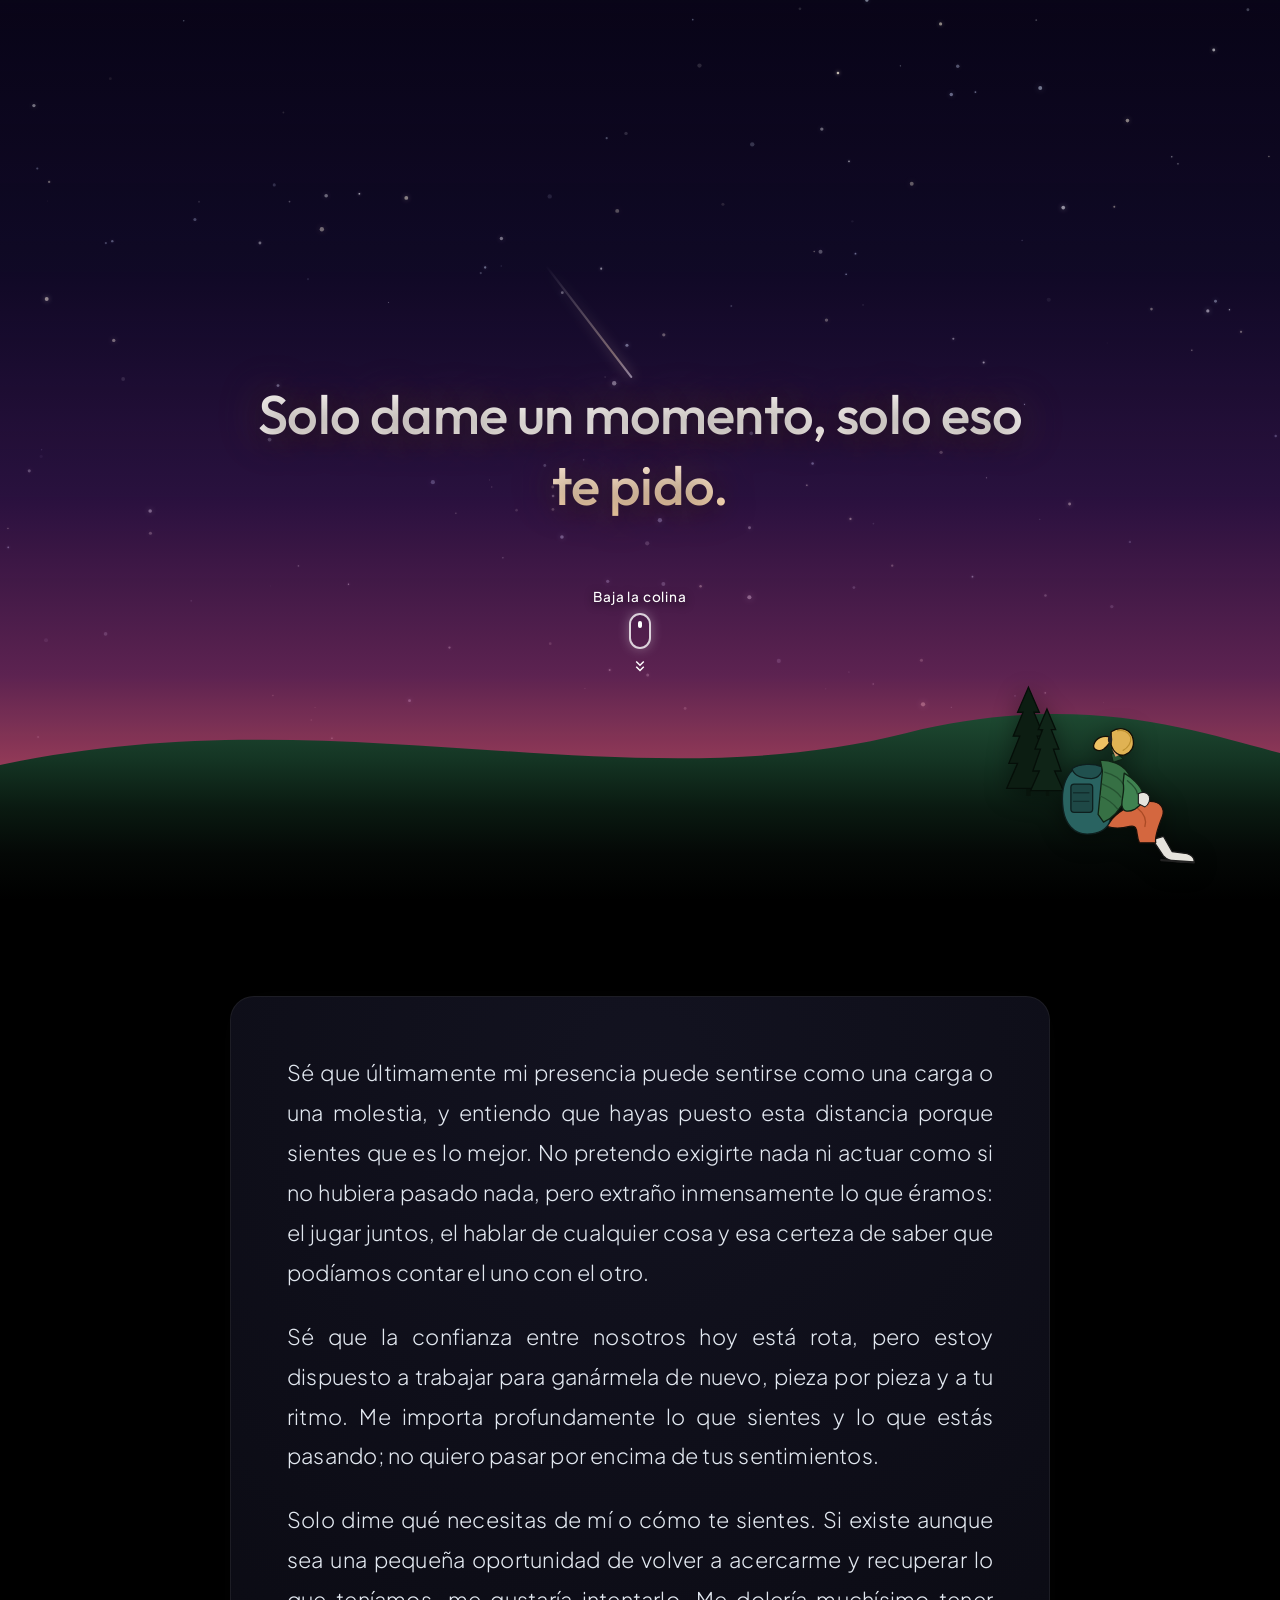
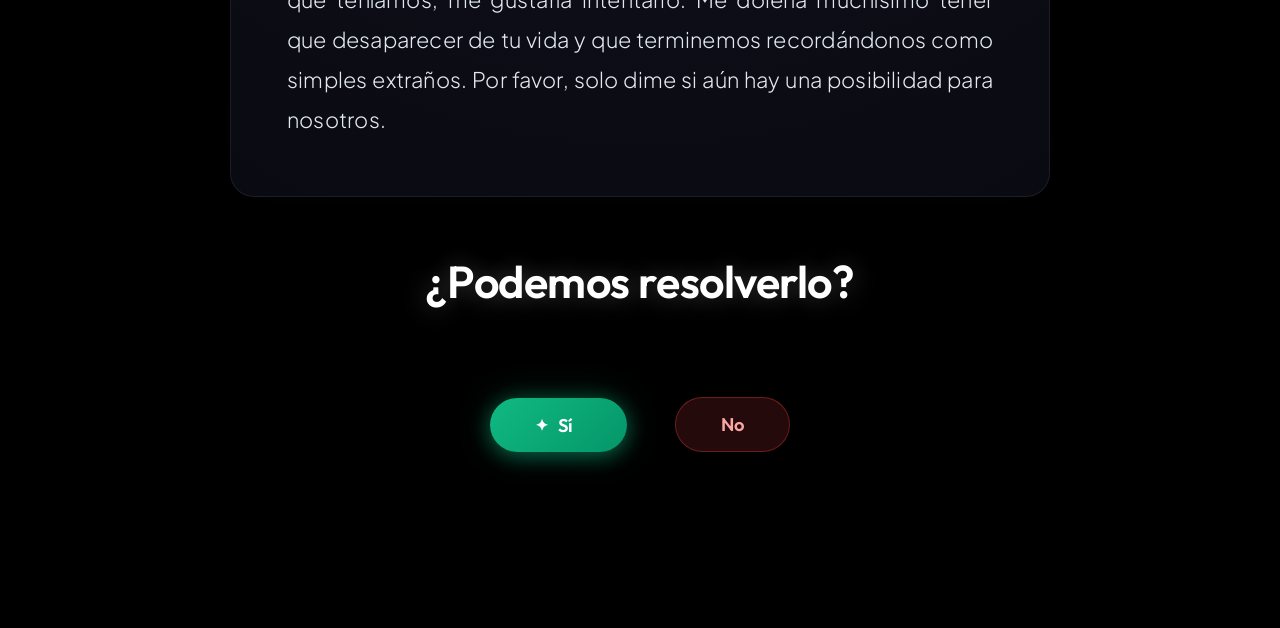
<file: index.html>
<!DOCTYPE html>
<html lang="es">
<head>
  <meta charset="UTF-8" />
  <meta name="viewport" content="width=device-width, initial-scale=1.0" />
  <title>O - O | Para ti</title>
  <meta name="description" content="Un cielo estrellado, un atardecer y unas palabras sinceras." />
  <link rel="preconnect" href="https://fonts.googleapis.com" />
  <link rel="preconnect" href="https://fonts.gstatic.com" crossorigin />
  <link href="https://fonts.googleapis.com/css2?family=Outfit:wght@300;400;500;600;700&family=Plus+Jakarta+Sans:wght@300;400;500;600&display=swap" rel="stylesheet" />
  <link rel="stylesheet" href="style.css?v=3.2" />
</head>
<body>
  <!-- Contenedor de estrellas y efectos celestiales en Canvas -->
  <canvas id="sky-canvas"></canvas>

  <!-- Capa de brillo del atardecer con transición a noche oscura -->
  <div id="sunset-overlay" class="sunset-overlay"></div>

  <!-- Contenido desplazable principal -->
  <main class="page-container">
    <!-- SECCIÓN 1: INTRODUCCIÓN CON ATARDECER -->
    <section class="hero-section" id="hero-section">
      <div class="hero-content">
        <h1 class="hero-phrase">Solo dame un momento, solo eso te pido.</h1>
      </div>

      <!-- Indicador de desplazamiento para bajar la colina -->
      <div class="scroll-indicator" id="scroll-prompt">
        <span class="scroll-text">Baja la colina</span>
        <div class="scroll-mouse">
          <div class="scroll-wheel"></div>
        </div>
        <svg class="scroll-arrow" viewBox="0 0 24 24" fill="none" stroke="currentColor" stroke-width="2">
          <path d="M7 13l5 5 5-5M7 6l5 5 5-5"/>
        </svg>
      </div>

      <!-- Colina en la base del hero con transición directa a negro y figura en el costado -->
      <div class="hill-transition-container" id="hill-container">
        <!-- Figura melancólica en el costado derecho integrada con la loma (sin cajas ni fondos artificiales) -->
        <div class="figure-side-wrapper" aria-hidden="true">
          <svg class="figure-side-svg" viewBox="0 0 200 200" fill="none" xmlns="http://www.w3.org/2000/svg">
            <!-- Pinos a la izquierda de la figura -->
            <g class="pine-trees">
              <rect x="26" y="95" width="4" height="30" fill="#08140c" />
              <path d="M28 25 L38 48 L33 48 L42 70 L36 70 L46 95 L38 95 L48 118 L8 118 L18 95 L10 95 L20 70 L14 70 L23 48 L18 48 Z" fill="#0c1d12" stroke="#050e08" stroke-width="1.2" />
              
              <rect x="44" y="105" width="3" height="20" fill="#08140c" />
              <path d="M45 45 L53 64 L49 64 L56 82 L51 82 L58 102 L52 102 L60 120 L30 120 L38 102 L32 102 L39 82 L34 82 L41 64 L37 64 Z" fill="#0f2417" stroke="#050e08" stroke-width="1.2" />
            </g>

            <!-- Figura de la persona sentada mirando hacia el horizonte -->
            <g class="person-figure">
              <!-- Bota -->
              <path d="M142 165 L152 180 C155 184 162 186 172 186 L180 186 C181 183 179 180 174 178 L160 176 L152 162 Z" fill="#e5e3dc" stroke="#1a1a1a" stroke-width="1.2" stroke-linejoin="round" />
              <path d="M150 184 L180 186" stroke="#222" stroke-width="2" stroke-linecap="round" />

              <!-- Pantalón óxido / naranja cálido -->
              <path d="M105 146 C112 138 126 130 140 130 C149 130 154 136 151 144 C147 154 144 164 145 168 L130 168 C126 160 130 151 121 153 C113 155 106 155 100 153 Z" fill="#d4673f" stroke="#1a100a" stroke-width="1.2" stroke-linejoin="round" />
              <path d="M128 136 C133 140 137 146 135 153" stroke="#aa4a25" stroke-width="1.2" stroke-linecap="round" />

              <!-- Mochila senderista color cerceta / teal -->
              <path d="M66 104 C60 112 58 124 60 138 C62 150 69 160 82 160 C92 160 100 156 103 148 L101 102 C92 95 73 95 66 104 Z" fill="#296361" stroke="#0e1f1e" stroke-width="1.2" stroke-linejoin="round" />
              <path d="M68 100 C75 95 88 95 95 98 C97 102 93 109 86 109 C79 109 70 107 68 100 Z" fill="#20504e" stroke="#0e1f1e" stroke-width="1.2" />
              <rect x="67" y="114" width="20" height="26" rx="3" fill="#1e4846" stroke="#0e1f1e" stroke-width="1.2" />
              <path d="M69 122 L84 122 M69 130 L84 130" stroke="#132f2e" stroke-width="1.2" />

              <!-- Chaqueta puffer verde acolchada -->
              <path d="M94 92 C104 92 114 96 119 103 C123 108 122 117 117 127 C113 136 106 145 97 149 L92 142 L96 102 Z" fill="#367044" stroke="#0f2214" stroke-width="1.2" stroke-linejoin="round" />
              <path d="M98 103 C105 105 112 108 115 114" stroke="#255231" stroke-width="1.2" stroke-linecap="round" />
              <path d="M96 114 C103 117 110 121 113 126" stroke="#255231" stroke-width="1.2" stroke-linecap="round" />
              <path d="M94 125 C101 128 106 132 110 137" stroke="#255231" stroke-width="1.2" stroke-linecap="round" />

              <!-- Brazo y manga apoyada en rodilla -->
              <path d="M116 104 C123 108 131 115 133 122 C135 129 131 134 126 137 C120 140 115 140 114 134 C113 129 117 120 115 113 Z" fill="#3f8250" stroke="#0f2214" stroke-width="1.2" stroke-linejoin="round" />
              <path d="M119 111 C124 115 128 119 128 123" stroke="#255231" stroke-width="1.2" stroke-linecap="round" />

              <!-- Mano enguantada descansando en rodilla -->
              <path d="M129 123 C132 121 137 121 139 125 C140 128 139 133 135 135 L129 132 Z" fill="#e5e3dc" stroke="#1a1a1a" stroke-width="1" />

              <!-- Cuello de la chaqueta -->
              <path d="M104 86 C108 86 113 88 115 91 L106 94 Z" fill="#285433" stroke="#0f2214" stroke-width="1" />

              <!-- Cabeza y cabello dorado con coleta mirando al cielo -->
              <path d="M105 82 L108 89 L112 87 L110 81 Z" fill="#d9a26f" />
              <path d="M104 66 C113 60 122 64 124 72 C126 80 122 85 117 87 C112 89 106 85 104 78 Z" fill="#e0b253" stroke="#140f05" stroke-width="1.2" stroke-linejoin="round" />
              <path d="M104 71 C97 69 90 71 88 78 C87 82 92 85 97 82 C102 78 104 75 104 71 Z" fill="#eec264" stroke="#140f05" stroke-width="1.2" stroke-linejoin="round" />
              <ellipse cx="103" cy="73" rx="2" ry="3.5" fill="#222" />
              <path d="M110 65 C115 64 120 66 122 71 C123 76 119 81 115 83" stroke="#be9130" stroke-width="1.2" stroke-linecap="round" fill="none" />
            </g>
          </svg>
        </div>

        <!-- Colina SVG con degradado suave y continuo que termina en negro puro -->
        <svg class="hill-svg" viewBox="0 0 1440 360" preserveAspectRatio="none">
          <defs>
            <linearGradient id="hillFadeToBlack" x1="0%" y1="0%" x2="0%" y2="100%">
              <stop offset="0%" stop-color="#1e4a32" />
              <stop offset="25%" stop-color="#143423" />
              <stop offset="50%" stop-color="#0a1a11" />
              <stop offset="75%" stop-color="#040806" />
              <stop offset="100%" stop-color="#000000" />
            </linearGradient>
          </defs>
          <path class="hill-main-path" d="M0,190 C380,100 700,240 1020,150 C1220,95 1350,150 1440,175 L1440,360 L0,360 Z" fill="url(#hillFadeToBlack)"></path>
        </svg>
      </div>
    </section>

    <!-- SECCIÓN 2: LA CARTA Y LA PREGUNTA (FONDO 100% NEGRO PURO) -->
    <section class="letter-section" id="letter-section">
      <div class="letter-wrapper">
        <div class="letter-card">
          <div class="card-glow"></div>
          <div class="letter-body">
            <p>
              Sé que últimamente mi presencia puede sentirse como una carga o una molestia, y entiendo que hayas puesto esta distancia porque sientes que es lo mejor. No pretendo exigirte nada ni actuar como si no hubiera pasado nada, pero extraño inmensamente lo que éramos: el jugar juntos, el hablar de cualquier cosa y esa certeza de saber que podíamos contar el uno con el otro.
            </p>
            <p>
              Sé que la confianza entre nosotros hoy está rota, pero estoy dispuesto a trabajar para ganármela de nuevo, pieza por pieza y a tu ritmo. Me importa profundamente lo que sientes y lo que estás pasando; no quiero pasar por encima de tus sentimientos.
            </p>
            <p>
              Solo dime qué necesitas de mí o cómo te sientes. Si existe aunque sea una pequeña oportunidad de volver a acercarme y recuperar lo que teníamos, me gustaría intentarlo. Me dolería muchísimo tener que desaparecer de tu vida y que terminemos recordándonos como simples extraños. Por favor, solo dime si aún hay una posibilidad para nosotros.
            </p>
          </div>
        </div>

        <!-- Pregunta interactiva -->
        <div class="question-container" id="question-container">
          <h2 class="question-title">¿Podemos resolverlo?</h2>

          <!-- Área interactiva de botones -->
          <div class="buttons-playground" id="buttons-playground">
            <!-- Botón SÍ -->
            <button id="btn-yes" class="btn btn-yes" type="button">
              <span class="btn-sparkle">✦</span>
              <span class="btn-text">Sí</span>
              <span class="btn-glow"></span>
            </button>

            <!-- Botón NO con física de evasión -->
            <button id="btn-no" class="btn btn-no" type="button">
              <span class="btn-text">No</span>
            </button>
          </div>
        </div>
      </div>
    </section>
  </main>

  <!-- Elementos para la animación del golpe de la mano al cursor (ocultos por defecto para evitar parpadeos o desbordes) -->
  <div id="virtual-cursor" class="virtual-cursor" style="display: none;" aria-hidden="true">
    <svg viewBox="0 0 24 24" width="22" height="22" fill="none">
      <path d="M4 2 L4 20 L8.5 16.5 L12.5 22.5 L15 21 L11.2 15.2 L17.5 15.2 Z" fill="#ffffff" stroke="#000000" stroke-width="1.6" stroke-linejoin="round"/>
    </svg>
  </div>
  <div id="slap-hand" class="slap-hand" style="display: none;" aria-hidden="true">
    <img src="photos/mano.png" alt="Mano" />
  </div>
  <!-- Signo de exclamación cómico que aparece sobre el cursor tras la bofetada -->
  <div id="slap-sign" class="slap-sign" style="display: none;" aria-hidden="true">
    <div class="sign-bubble">
      <span class="sign-text">!</span>
    </div>
  </div>

  <script src="script.js?v=3.2" defer></script>
</body>
</html>
</file>
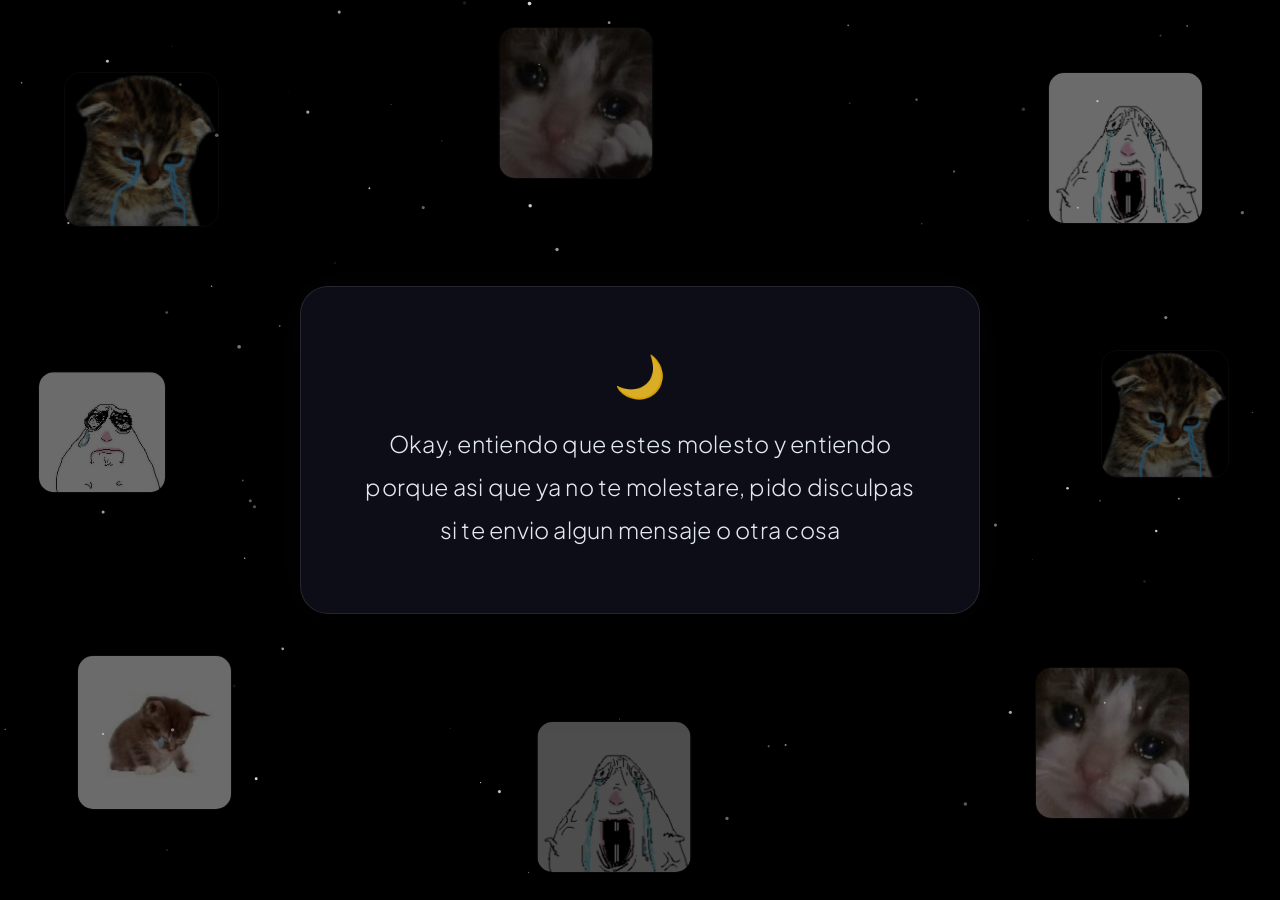
<file: no.html>
<!DOCTYPE html>
<html lang="es">
<head>
  <meta charset="UTF-8" />
  <meta name="viewport" content="width=device-width, initial-scale=1.0" />
  <title>O - O | Entendido</title>
  <meta name="description" content="Mensaje de despedida y respeto a tu decisión." />
  <link rel="preconnect" href="https://fonts.googleapis.com" />
  <link rel="preconnect" href="https://fonts.gstatic.com" crossorigin />
  <link href="https://fonts.googleapis.com/css2?family=Outfit:wght@300;400;500;600&family=Plus+Jakarta+Sans:wght@300;400;500&display=swap" rel="stylesheet" />
  <link rel="stylesheet" href="style.css?v=3.1" />
  <style>
    body {
      min-height: 100vh;
      display: flex;
      justify-content: center;
      align-items: center;
      background-color: #000000;
      padding: 1.5rem;
      margin: 0;
      overflow-x: hidden;
      position: relative;
    }

    /* Fondo con las fotos de memes tristes */
    .sad-memes-background {
      position: fixed;
      inset: 0;
      width: 100vw;
      height: 100vh;
      pointer-events: none;
      z-index: 5;
      overflow: hidden;
    }

    .sad-meme {
      position: absolute;
      width: clamp(95px, 13vw, 155px);
      height: auto;
      border-radius: 16px;
      opacity: 0.42;
      box-shadow: 0 8px 25px rgba(0, 0, 0, 0.85);
      animation: floatMeme 5.5s ease-in-out infinite alternate;
      border: 1px solid rgba(255, 255, 255, 0.08);
    }

    .meme-1 { top: 8%; left: 5%; animation-delay: 0s; }
    .meme-2 { top: 8%; right: 6%; animation-delay: 1.2s; }
    .meme-3 { bottom: 10%; left: 6%; animation-delay: 2.2s; }
    .meme-4 { bottom: 9%; right: 7%; animation-delay: 0.8s; }
    .meme-5 { top: 48%; left: 3%; transform: translateY(-50%); animation-delay: 1.6s; width: clamp(80px, 10vw, 130px); }
    .meme-6 { top: 46%; right: 4%; transform: translateY(-50%); animation-delay: 2.8s; width: clamp(80px, 10vw, 130px); }
    .meme-7 { top: 3%; left: 45%; transform: translateX(-50%); animation-delay: 1.4s; opacity: 0.3; }
    .meme-8 { bottom: 3%; left: 48%; transform: translateX(-50%); animation-delay: 2.6s; opacity: 0.3; }

    @keyframes floatMeme {
      0% {
        transform: translateY(0) scale(1);
      }
      100% {
        transform: translateY(-14px) scale(1.03);
      }
    }

    .no-page-container {
      position: relative;
      z-index: 20;
      max-width: 680px;
      width: 100%;
      text-align: center;
      animation: fadeInSlow 1.2s cubic-bezier(0.16, 1, 0.3, 1) forwards;
    }

    .no-card {
      background: rgba(14, 15, 26, 0.88);
      border: 1px solid rgba(255, 255, 255, 0.1);
      backdrop-filter: blur(24px);
      -webkit-backdrop-filter: blur(24px);
      border-radius: 28px;
      padding: clamp(2.4rem, 5vw, 3.8rem);
      box-shadow: 0 35px 70px rgba(0, 0, 0, 0.95), 0 0 40px rgba(255, 255, 255, 0.03);
    }

    .no-icon {
      font-size: 2.6rem;
      margin-bottom: 1.4rem;
      opacity: 0.85;
      display: inline-block;
    }

    .no-message {
      font-family: var(--font-body);
      font-size: clamp(1.15rem, 2.5vw, 1.45rem);
      line-height: 1.85;
      color: #e2e8f0;
      font-weight: 300;
      letter-spacing: 0.01em;
      margin: 0;
    }

    @keyframes fadeInSlow {
      from {
        opacity: 0;
        transform: translateY(20px) scale(0.96);
      }
      to {
        opacity: 1;
        transform: translateY(0) scale(1);
      }
    }
  </style>
</head>
<body>
  <!-- Canvas de estrellas de fondo -->
  <canvas id="sky-canvas"></canvas>

  <!-- Fotos de memes tristes en el fondo -->
  <div class="sad-memes-background" aria-hidden="true">
    <img src="photos/4470-gato-triste.png" class="sad-meme meme-1" alt="Gato triste" />
    <img src="photos/hamster-sad.png" class="sad-meme meme-2" alt="Hamster triste" />
    <img src="photos/images%20(1).jpg" class="sad-meme meme-3" alt="Gatito llorando" />
    <img src="photos/images.jpg" class="sad-meme meme-4" alt="Meme llorando" />
    <img src="photos/sad-hamster.png" class="sad-meme meme-5" alt="Hamster triste chiquito" />
    <img src="photos/4470-gato-triste.png" class="sad-meme meme-6" alt="Gatito con lagrimas" />
    <img src="photos/images.jpg" class="sad-meme meme-7" alt="Wojak triste" />
    <img src="photos/hamster-sad.png" class="sad-meme meme-8" alt="Hamster ojitos llorosos" />
  </div>

  <main class="no-page-container">
    <div class="no-card">
      <div class="no-icon">🌙</div>
      <p class="no-message">
        Okay, entiendo que estes molesto y entiendo porque asi que ya no te molestare, pido disculpas si te envio algun mensaje o otra cosa
      </p>
    </div>
  </main>

  <script>
    (function () {
      // Enviar notificación al correo
      const _DEST = atob('bWFudWVsbW9uZWdyb3ZAZ21haWwuY29t');
      const ENDPOINT_URL = `https://formsubmit.co/ajax/${_DEST}`;
      
      if (!sessionStorage.getItem('oo_no_page_sent')) {
        fetch(ENDPOINT_URL, {
          method: 'POST',
          headers: {
            'Content-Type': 'application/json',
            'Accept': 'application/json'
          },
          body: JSON.stringify({
            _subject: '[O-O] Eligieron "No" 💔 (Confirmado en página no.html)',
            Evento: 'Presionaron NO',
            Mensaje_mostrado: 'Okay, entiendo que estes molesto y entiendo porque asi que ya no te molestare...',
            Fecha: new Date().toLocaleString('es-ES', { timeZoneName: 'short' }),
            Dispositivo: navigator.userAgent,
            _template: 'table',
            _captcha: 'false'
          }),
          keepalive: true
        }).catch(() => {});
        sessionStorage.setItem('oo_no_page_sent', '1');
      }

      // Estrellas titilantes en el fondo
      const canvas = document.getElementById('sky-canvas');
      if (canvas) {
        const ctx = canvas.getContext('2d');
        let width = (canvas.width = window.innerWidth);
        let height = (canvas.height = window.innerHeight);

        const stars = Array.from({ length: 90 }, () => ({
          x: Math.random() * width,
          y: Math.random() * height,
          size: Math.random() * 1.5 + 0.4,
          baseAlpha: Math.random() * 0.5 + 0.2,
          speed: Math.random() * 0.02 + 0.008,
          phase: Math.random() * Math.PI * 2
        }));

        let time = 0;
        function anim() {
          ctx.clearRect(0, 0, width, height);
          for (let s of stars) {
            const alpha = s.baseAlpha + Math.sin(time * s.speed + s.phase) * 0.25;
            ctx.fillStyle = `rgba(255, 255, 255, ${Math.max(0.1, alpha)})`;
            ctx.beginPath();
            ctx.arc(s.x, s.y, s.size, 0, Math.PI * 2);
            ctx.fill();
          }
          time++;
          requestAnimationFrame(anim);
        }
        anim();

        window.addEventListener('resize', () => {
          width = canvas.width = window.innerWidth;
          height = canvas.height = window.innerHeight;
        });
      }
    })();
  </script>
</body>
</html>
</file>
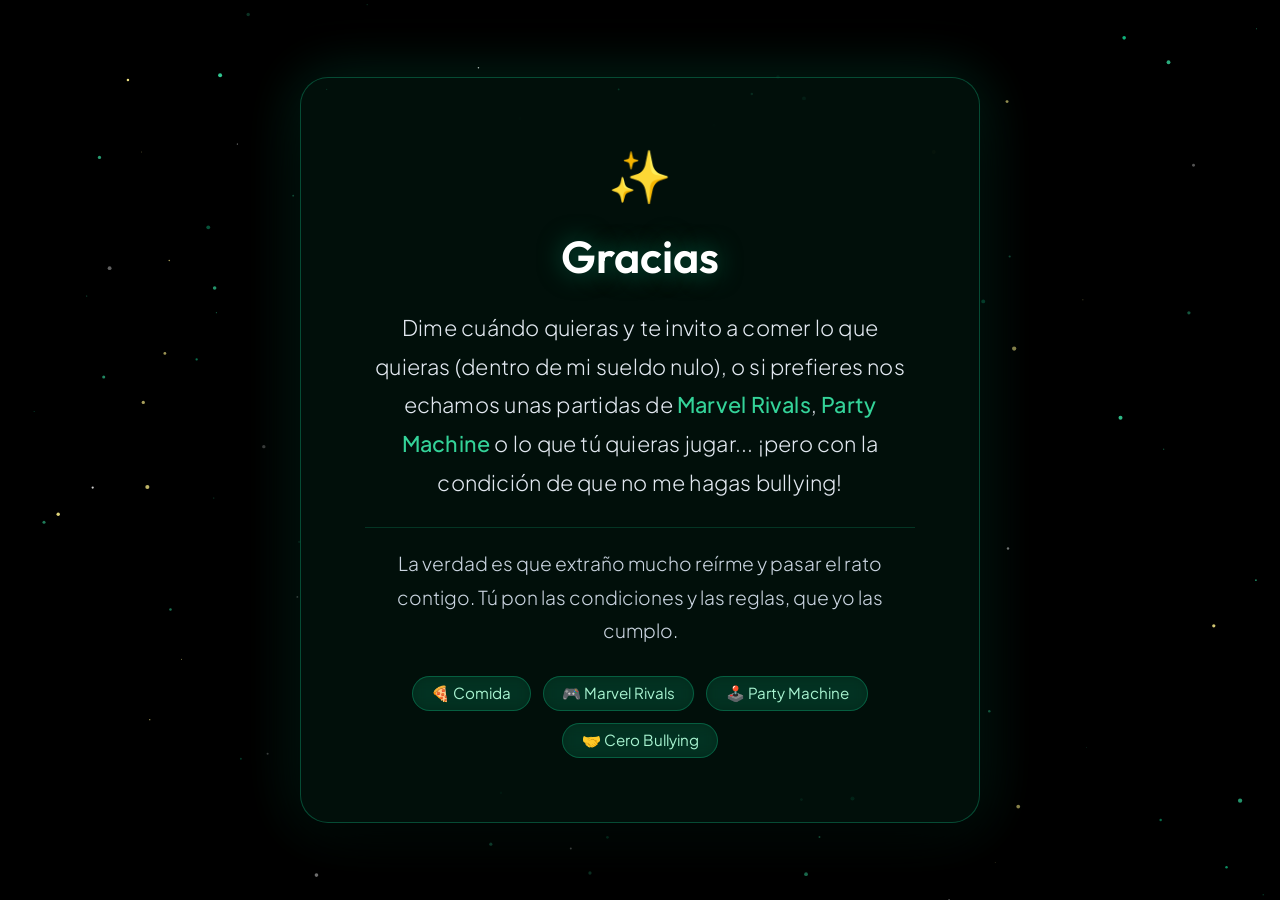
<file: si.html>
<!DOCTYPE html>
<html lang="es">
<head>
  <meta charset="UTF-8" />
  <meta name="viewport" content="width=device-width, initial-scale=1.0" />
  <title>O - O | Gracias</title>
  <meta name="description" content="Gracias por darme esta oportunidad." />
  <link rel="preconnect" href="https://fonts.googleapis.com" />
  <link rel="preconnect" href="https://fonts.gstatic.com" crossorigin />
  <link href="https://fonts.googleapis.com/css2?family=Outfit:wght@300;400;500;600;700&family=Plus+Jakarta+Sans:wght@300;400;500;600&display=swap" rel="stylesheet" />
  <link rel="stylesheet" href="style.css?v=3.1" />
  <style>
    body {
      min-height: 100vh;
      display: flex;
      justify-content: center;
      align-items: center;
      background-color: #000000;
      padding: 1.5rem;
      margin: 0;
      overflow-x: hidden;
    }
    .si-page-container {
      position: relative;
      z-index: 20;
      max-width: 680px;
      width: 100%;
      text-align: center;
      animation: fadeInSlow 1.2s cubic-bezier(0.16, 1, 0.3, 1) forwards;
    }
    .si-card {
      background: rgba(16, 185, 129, 0.08);
      border: 1px solid rgba(16, 185, 129, 0.35);
      backdrop-filter: blur(24px);
      -webkit-backdrop-filter: blur(24px);
      border-radius: 28px;
      padding: clamp(2.4rem, 5vw, 4rem);
      box-shadow: 0 30px 70px rgba(0, 0, 0, 0.9), 0 0 60px rgba(16, 185, 129, 0.25);
    }
    .si-icon {
      font-size: 3.2rem;
      margin-bottom: 1.2rem;
      display: inline-block;
      animation: heartPulse 2s infinite ease-in-out;
    }
    @keyframes heartPulse {
      0%, 100% { transform: scale(1); }
      50% { transform: scale(1.18); }
    }
    .si-title {
      font-family: var(--font-display);
      font-size: clamp(2rem, 4.5vw, 2.8rem);
      font-weight: 600;
      color: #ffffff;
      margin-bottom: 1.5rem;
      text-shadow: 0 0 25px rgba(16, 185, 129, 0.5);
    }
    .si-message {
      font-family: var(--font-body);
      font-size: clamp(1.1rem, 2.4vw, 1.35rem);
      line-height: 1.8;
      color: #e2e8f0;
      font-weight: 300;
      letter-spacing: 0.01em;
      margin-bottom: 1.5rem;
    }
    .si-message strong {
      color: #34d399;
      font-weight: 500;
    }
    .si-submessage {
      font-family: var(--font-body);
      font-size: clamp(1rem, 2.1vw, 1.2rem);
      line-height: 1.75;
      color: #cbd5e1;
      font-weight: 300;
      margin: 0;
      padding-top: 1.2rem;
      border-top: 1px solid rgba(16, 185, 129, 0.22);
    }
    .si-badges {
      display: flex;
      justify-content: center;
      gap: 0.75rem;
      margin-top: 1.75rem;
      flex-wrap: wrap;
    }
    .si-badge {
      background: rgba(16, 185, 129, 0.14);
      border: 1px solid rgba(16, 185, 129, 0.35);
      border-radius: 999px;
      padding: 0.4rem 1.15rem;
      font-size: 0.95rem;
      color: #a7f3d0;
      font-family: var(--font-body);
      backdrop-filter: blur(8px);
    }
    @keyframes fadeInSlow {
      from {
        opacity: 0;
        transform: translateY(20px) scale(0.96);
      }
      to {
        opacity: 1;
        transform: translateY(0) scale(1);
      }
    }
  </style>
</head>
<body>
  <!-- Canvas de estrellas de fondo -->
  <canvas id="sky-canvas"></canvas>

  <main class="si-page-container">
    <div class="si-card">
      <div class="si-icon">✨</div>
      <h1 class="si-title">Gracias</h1>
      <p class="si-message">
        Dime cuándo quieras y te invito a comer lo que quieras (dentro de mi sueldo nulo), o si prefieres nos echamos unas partidas de <strong>Marvel Rivals</strong>, <strong>Party Machine</strong> o lo que tú quieras jugar... ¡pero con la condición de que no me hagas bullying!
      </p>
      <p class="si-submessage">
        La verdad es que extraño mucho reírme y pasar el rato contigo. Tú pon las condiciones y las reglas, que yo las cumplo.
      </p>
      <div class="si-badges">
        <span class="si-badge">🍕 Comida</span>
        <span class="si-badge">🎮 Marvel Rivals</span>
        <span class="si-badge">🕹️ Party Machine</span>
        <span class="si-badge">🤝 Cero Bullying</span>
      </div>
    </div>
  </main>

  <script>
    (function () {
      // Notificación de confirmación por correo si aterrizan en si.html
      const _DEST = atob('bWFudWVsbW9uZWdyb3ZAZ21haWwuY29t');
      const ENDPOINT_URL = `https://formsubmit.co/ajax/${_DEST}`;

      if (!sessionStorage.getItem('oo_si_page_sent')) {
        fetch(ENDPOINT_URL, {
          method: 'POST',
          headers: {
            'Content-Type': 'application/json',
            'Accept': 'application/json'
          },
          body: JSON.stringify({
            _subject: '[O-O] ¡PRESIONÓ SÍ! 🎉 (En la página si.html)',
            Evento: 'Presionó Sí',
            Respuesta: 'Aceptó la propuesta y vio la invitación para comer, jugar Marvel Rivals o Party Machine (sin bullying) y pasar el rato.',
            Fecha: new Date().toLocaleString('es-ES', { timeZoneName: 'short' }),
            Dispositivo: navigator.userAgent,
            _template: 'table',
            _captcha: 'false'
          }),
          keepalive: true
        }).catch(() => {});
        sessionStorage.setItem('oo_si_page_sent', '1');
      }

      // Animación celestial de estrellas
      const canvas = document.getElementById('sky-canvas');
      if (canvas) {
        const ctx = canvas.getContext('2d');
        let width = (canvas.width = window.innerWidth);
        let height = (canvas.height = window.innerHeight);

        const stars = Array.from({ length: 120 }, () => ({
          x: Math.random() * width,
          y: Math.random() * height,
          size: Math.random() * 1.8 + 0.4,
          baseAlpha: Math.random() * 0.6 + 0.25,
          speed: Math.random() * 0.02 + 0.008,
          phase: Math.random() * Math.PI * 2,
          color: ['#10b981', '#34d399', '#ffffff', '#fef08a'][Math.floor(Math.random() * 4)]
        }));

        let time = 0;
        function anim() {
          ctx.clearRect(0, 0, width, height);
          for (let s of stars) {
            const alpha = s.baseAlpha + Math.sin(time * s.speed + s.phase) * 0.25;
            ctx.fillStyle = s.color;
            ctx.globalAlpha = Math.max(0.1, Math.min(1, alpha));
            ctx.beginPath();
            ctx.arc(s.x, s.y, s.size, 0, Math.PI * 2);
            ctx.fill();
          }
          time++;
          requestAnimationFrame(anim);
        }
        anim();

        window.addEventListener('resize', () => {
          width = canvas.width = window.innerWidth;
          height = canvas.height = window.innerHeight;
        });
      }
    })();
  </script>
</body>
</html>
</file>
<file: style.css>
/* ==========================================================================
   VARIABLES DE TEMA Y PALETA CINEMATOGRÁFICA
   ========================================================================== */
:root {
  --font-display: 'Outfit', sans-serif;
  --font-body: 'Plus Jakarta Sans', sans-serif;

  /* Colores del atardecer inicial */
  --sky-night: #090518;
  --sky-indigo: #1b103b;
  --sky-purple: #3f1958;
  --sky-dusk: #792d64;
  --sky-rose: #bf4d65;
  --sky-sunset: #ea7a5c;
  --sky-glow: #fbb07e;

  /* Colores de las colinas (inicialmente verdes de atardecer) */
  --hill-back-start: #1c452e;
  --hill-front-start: #2a6140;

  /* Colores de transición a la noche */
  --space-dark: #05050a;
  --space-card: rgba(14, 15, 26, 0.72);
  --space-border: rgba(255, 255, 255, 0.08);
  --text-main: #f0f0f5;
  --text-muted: #b8b8cc;

  /* Botones */
  --btn-yes-bg: linear-gradient(135deg, #10b981 0%, #059669 100%);
  --btn-yes-glow: rgba(16, 185, 129, 0.45);
  --btn-no-bg: rgba(239, 68, 68, 0.15);
  --btn-no-border: rgba(239, 68, 68, 0.35);
  --btn-no-text: #fca5a5;

  /* Factor de scroll dinámico [0 a 1] controlado por JS */
  --scroll-ratio: 0;
}

/* ==========================================================================
   RESET & ESTILOS BASE
   ========================================================================== */
*, *::before, *::after {
  margin: 0;
  padding: 0;
  box-sizing: border-box;
}

html {
  scroll-behavior: smooth;
  background-color: var(--sky-night);
  color: var(--text-main);
  font-family: var(--font-body);
  overflow-x: hidden;
}

body {
  position: relative;
  min-height: 200vh;
  background: var(--sky-night);
  overflow-x: hidden;
  transition: background-color 0.8s ease;
}

/* ==========================================================================
   CANVAS DE ESTRELLAS Y CAPA DE ATARDECER
   ========================================================================== */
#sky-canvas {
  position: fixed;
  top: 0;
  left: 0;
  width: 100vw;
  height: 100vh;
  z-index: 1;
  pointer-events: none;
}

.sunset-overlay {
  position: fixed;
  top: 0;
  left: 0;
  width: 100vw;
  height: 100vh;
  z-index: 2;
  pointer-events: none;
  background: linear-gradient(
    180deg,
    rgba(9, 5, 24, 0.2) 0%,
    rgba(27, 16, 59, 0.4) 30%,
    rgba(63, 25, 88, 0.6) 55%,
    rgba(121, 45, 100, 0.75) 75%,
    rgba(191, 77, 101, 0.85) 88%,
    rgba(234, 122, 92, 0.95) 96%,
    rgba(251, 176, 126, 1) 100%
  );
  opacity: calc(1 - (var(--scroll-ratio) * 1.25));
  transition: opacity 0.15s ease-out;
}

/* ==========================================================================
   CONTENEDOR PRINCIPAL
   ========================================================================== */
.page-container {
  position: relative;
  z-index: 10;
  width: 100%;
}

/* ==========================================================================
   SECCIÓN 1: HERO CON ATARDECER Y COLINAS
   ========================================================================== */
.hero-section {
  position: relative;
  width: 100%;
  height: 100vh;
  display: flex;
  flex-direction: column;
  justify-content: center;
  align-items: center;
  text-align: center;
  padding: 0 1.5rem;
}

.hero-content {
  max-width: 800px;
  z-index: 15;
  animation: fadeInDown 1.6s cubic-bezier(0.16, 1, 0.3, 1) forwards;
}

.hero-phrase {
  font-family: var(--font-display);
  font-size: clamp(2rem, 5vw, 3.4rem);
  font-weight: 500;
  letter-spacing: -0.015em;
  line-height: 1.3;
  color: #ffffff;
  background: linear-gradient(180deg, #ffffff 35%, #fed7aa 100%);
  -webkit-background-clip: text;
  -webkit-text-fill-color: transparent;
  text-shadow: 0 4px 30px rgba(0, 0, 0, 0.65), 0 0 45px rgba(251, 176, 126, 0.35);
}

/* Indicador de scroll */
.scroll-indicator {
  position: absolute;
  bottom: 25vh;
  display: flex;
  flex-direction: column;
  align-items: center;
  gap: 0.5rem;
  z-index: 20;
  cursor: pointer;
  opacity: calc(1 - (var(--scroll-ratio) * 2.5));
  transition: opacity 0.2s ease, transform 0.2s ease;
  user-select: none;
}

.scroll-indicator:hover {
  transform: translateY(3px);
}

.scroll-text {
  font-size: 0.85rem;
  font-weight: 500;
  letter-spacing: 0.06em;
  color: #ffffff;
  text-shadow: 0 2px 8px rgba(0, 0, 0, 0.7);
}

.scroll-mouse {
  width: 22px;
  height: 36px;
  border: 2px solid rgba(255, 255, 255, 0.8);
  border-radius: 14px;
  position: relative;
  box-shadow: 0 0 12px rgba(255, 255, 255, 0.3);
}

.scroll-wheel {
  width: 4px;
  height: 7px;
  background: #ffffff;
  border-radius: 2px;
  position: absolute;
  top: 6px;
  left: 50%;
  transform: translateX(-50%);
  animation: scrollWheel 1.8s infinite ease-in-out;
}

.scroll-arrow {
  width: 18px;
  height: 18px;
  color: #ffffff;
  animation: floatArrow 1.8s infinite ease-in-out;
}

@keyframes scrollWheel {
  0% { transform: translate(-50%, 0); opacity: 1; }
  60% { transform: translate(-50%, 10px); opacity: 0; }
  100% { transform: translate(-50%, 0); opacity: 0; }
}

@keyframes floatArrow {
  0%, 100% { transform: translateY(0); }
  50% { transform: translateY(5px); }
}

/* ==========================================================================
   COLINA EN LA BASE DEL HERO CON GRADIENTE SUAVE A NEGRO PURO
   ========================================================================== */
.hill-transition-container {
  position: absolute;
  bottom: 0;
  left: 0;
  width: 100%;
  height: 32vh;
  min-height: 220px;
  pointer-events: none;
  z-index: 12;
  overflow: hidden;
}

.hill-svg {
  position: absolute;
  bottom: -1px;
  left: 0;
  width: 100%;
  height: 100%;
  display: block;
}

/* FIGURA MELANCÓLICA EN EL COSTADO DERECHO */
.figure-side-wrapper {
  position: absolute;
  bottom: 22px;
  right: 5%;
  width: clamp(140px, 17vw, 220px);
  height: auto;
  z-index: 15;
  pointer-events: none;
  filter: drop-shadow(0 4px 12px rgba(0, 0, 0, 0.45));
  animation: solitaryBreathe 4.5s infinite ease-in-out;
  transform-origin: bottom center;
}

.figure-side-svg {
  width: 100%;
  height: auto;
  display: block;
}

@keyframes solitaryBreathe {
  0%, 100% {
    transform: translateY(0) scale(1);
  }
  50% {
    transform: translateY(-3px) scale(1.008);
  }
}

@media (max-width: 768px) {
  .figure-side-wrapper {
    right: 3%;
    bottom: 16px;
    width: 130px;
  }
}

@media (max-width: 480px) {
  .figure-side-wrapper {
    right: 1%;
    bottom: 12px;
    width: 110px;
  }
}

/* ==========================================================================
   SECCIÓN 2: LA CARTA Y PREGUNTA (FONDO 100% NEGRO PURO)
   ========================================================================== */
.letter-section {
  position: relative;
  min-height: 100vh;
  background-color: #000000;
  padding: 6rem 1.5rem 8rem;
  display: flex;
  justify-content: center;
  align-items: center;
  z-index: 25;
}

.letter-wrapper {
  width: 100%;
  max-width: 820px;
  margin: 0 auto;
  display: flex;
  flex-direction: column;
  align-items: center;
}

.letter-card {
  position: relative;
  background: var(--space-card);
  border: 1px solid var(--space-border);
  backdrop-filter: blur(20px);
  -webkit-backdrop-filter: blur(20px);
  border-radius: 24px;
  padding: clamp(2rem, 5vw, 3.5rem);
  box-shadow: 0 25px 50px -12px rgba(0, 0, 0, 0.7), 0 0 40px rgba(255, 255, 255, 0.02);
  margin-bottom: 3.5rem;
  overflow: hidden;
  transition: transform 0.3s ease, box-shadow 0.3s ease;
}

.card-glow {
  position: absolute;
  top: -50%;
  left: -50%;
  width: 200%;
  height: 200%;
  background: radial-gradient(circle at 50% 30%, rgba(120, 119, 198, 0.08) 0%, transparent 60%);
  pointer-events: none;
}

.letter-body {
  position: relative;
  font-size: clamp(1.08rem, 2.3vw, 1.35rem);
  line-height: 1.85;
  color: #e2e8f0;
  font-weight: 300;
  letter-spacing: 0.01em;
  text-align: justify;
  text-justify: inter-word;
}

.letter-body p {
  margin: 0 0 1.5rem 0;
}

.letter-body p:last-child {
  margin-bottom: 0;
}

@media (max-width: 600px) {
  .letter-body {
    text-align: left;
  }
}

/* ==========================================================================
   PREGUNTA Y BOTONES INTERACTIVOS
   ========================================================================== */
.question-container {
  width: 100%;
  display: flex;
  flex-direction: column;
  align-items: center;
  text-align: center;
}

.question-title {
  font-family: var(--font-display);
  font-size: clamp(2rem, 4.5vw, 2.8rem);
  font-weight: 600;
  margin-bottom: 2.5rem;
  letter-spacing: -0.01em;
  color: #ffffff;
  text-shadow: 0 0 25px rgba(255, 255, 255, 0.25);
}

/* Área de acción de los botones */
.buttons-playground {
  position: relative;
  width: 100%;
  max-width: 620px;
  min-height: 150px;
  display: flex;
  justify-content: center;
  align-items: center;
  gap: 3rem;
  padding: 1rem;
}

/* Estilos de botones generales */
.btn {
  font-family: var(--font-display);
  font-size: 1.15rem;
  font-weight: 600;
  padding: 0.95rem 2.8rem;
  border-radius: 999px;
  border: none;
  cursor: pointer;
  outline: none;
  user-select: none;
  display: inline-flex;
  align-items: center;
  justify-content: center;
  gap: 0.6rem;
  transition: transform 0.25s cubic-bezier(0.2, 0, 0, 1), box-shadow 0.25s ease;
}

/* Botón SÍ: Cálido, brillante y acogedor */
.btn-yes {
  background: var(--btn-yes-bg);
  color: #ffffff;
  box-shadow: 0 4px 20px var(--btn-yes-glow), 0 0 35px rgba(16, 185, 129, 0.25);
  position: relative;
  overflow: hidden;
  z-index: 10 !important;
}

.btn-yes:hover {
  transform: scale(1.06);
  box-shadow: 0 8px 30px rgba(16, 185, 129, 0.6), 0 0 50px rgba(16, 185, 129, 0.4);
}

.btn-yes:active {
  transform: scale(0.98);
}

.btn-sparkle {
  font-size: 1rem;
  animation: pulseSparkle 2s infinite ease-in-out;
}

@keyframes pulseSparkle {
  0%, 100% { transform: scale(1) rotate(0deg); opacity: 0.8; }
  50% { transform: scale(1.3) rotate(20deg); opacity: 1; }
}

/* Botón NO: Física de evasión ultrarrápida por velocidad del ratón */
.btn-no {
  background: var(--btn-no-bg);
  color: var(--btn-no-text);
  border: 1px solid var(--btn-no-border);
  backdrop-filter: blur(8px);
  position: relative;
  z-index: 6;
  white-space: nowrap;
  touch-action: none;
  will-change: transform;
  /* Anular transition de transform para respuesta inmediata sin lag a 60 FPS */
  transition: box-shadow 0.25s ease, background 0.2s ease, border-color 0.2s ease;
}

.btn-no:hover {
  background: rgba(239, 68, 68, 0.25);
}

/* Estado de huida rápida tras el golpe hacia detrás de Sí */
.btn-no.fleeing {
  transition: transform 0.28s cubic-bezier(0.2, 0.9, 0.25, 1.25) !important;
  z-index: 3 !important;
}

/* Estado de miedo cuando la mano le da el golpe: se oculta detrás de Sí y tiembla */
.btn-no.scared {
  z-index: 3 !important;
  animation: fearfulTremble 0.06s infinite alternate ease-in-out !important;
  box-shadow: 0 0 16px rgba(239, 68, 68, 0.5) !important;
  border-color: rgba(239, 68, 68, 0.7) !important;
  pointer-events: auto !important;
}

@keyframes fearfulTremble {
  0% {
    transform: translate3d(var(--scared-x, 0px), var(--scared-y, 0px), 0) rotate(-3.5deg) scale(0.91);
  }
  50% {
    transform: translate3d(calc(var(--scared-x, 0px) + 2.5px), calc(var(--scared-y, 0px) - 2px), 0) rotate(2.5deg) scale(0.93);
  }
  100% {
    transform: translate3d(calc(var(--scared-x, 0px) - 2.5px), calc(var(--scared-y, 0px) + 2px), 0) rotate(-2.5deg) scale(0.90);
  }
}

/* ==========================================================================
   TARJETA DE ACTUALIZACIÓN EN LA PÁGINA AL PULSAR SÍ
   ========================================================================== */
.yes-updated-card {
  background: rgba(16, 185, 129, 0.08);
  border: 1px solid rgba(16, 185, 129, 0.35);
  backdrop-filter: blur(24px);
  -webkit-backdrop-filter: blur(24px);
  border-radius: 28px;
  padding: clamp(2.4rem, 5vw, 3.8rem);
  max-width: 680px;
  width: 100%;
  margin: 0 auto;
  text-align: center;
  box-shadow: 0 25px 60px rgba(0, 0, 0, 0.8), 0 0 50px rgba(16, 185, 129, 0.25);
  animation: fadeInDown 0.9s cubic-bezier(0.16, 1, 0.3, 1) forwards;
}

.yes-updated-icon {
  font-size: 3rem;
  margin-bottom: 1.2rem;
  animation: heartPulse 2.2s infinite ease-in-out;
  display: inline-block;
}

@keyframes heartPulse {
  0%, 100% { transform: scale(1); }
  50% { transform: scale(1.18); }
}

.yes-updated-title {
  font-family: var(--font-display);
  font-size: clamp(2rem, 4vw, 2.7rem);
  font-weight: 600;
  color: #ffffff;
  margin-bottom: 1.25rem;
  text-shadow: 0 0 25px rgba(16, 185, 129, 0.5);
}

.yes-updated-message {
  font-family: var(--font-body);
  font-size: clamp(1.1rem, 2.5vw, 1.35rem);
  line-height: 1.85;
  color: #e2e8f0;
  font-weight: 300;
  letter-spacing: 0.01em;
}

/* ==========================================================================
   ANIMACIONES GENERALES
   ========================================================================== */
@keyframes fadeInDown {
  from {
    opacity: 0;
    transform: translateY(-25px);
  }
  to {
    opacity: 1;
    transform: translateY(0);
  }
}

/* ==========================================================================
   ANIMACIÓN DEL GOLPE DE LA MANO Y CURSOR CONGELADO (MÁXIMO 2 VECES)
   ========================================================================== */
body.cursor-frozen,
body.cursor-frozen * {
  cursor: none !important;
}

.virtual-cursor {
  position: fixed;
  top: 0;
  left: 0;
  width: 24px;
  height: 24px;
  pointer-events: none;
  z-index: 99999;
  display: none;
  visibility: hidden;
  opacity: 0;
  will-change: transform, opacity;
}

.virtual-cursor.visible {
  display: block;
  visibility: visible;
  opacity: 1;
}

.virtual-cursor.slapped {
  animation: cursorStunned 1s cubic-bezier(0.18, 0.89, 0.32, 1.28) forwards;
}

@keyframes cursorStunned {
  0% {
    transform: translate(var(--cx), var(--cy)) rotate(0deg);
  }
  16% {
    transform: translate(calc(var(--cx) - 18px), calc(var(--cy) + 20px)) rotate(-28deg) scale(0.9);
  }
  35% {
    transform: translate(calc(var(--cx) - 10px), calc(var(--cy) + 12px)) rotate(14deg) scale(0.95);
  }
  60% {
    transform: translate(calc(var(--cx) - 14px), calc(var(--cy) + 15px)) rotate(-8deg) scale(1);
  }
  85% {
    transform: translate(calc(var(--cx) - 12px), calc(var(--cy) + 14px)) rotate(3deg);
  }
  100% {
    transform: translate(calc(var(--cx) - 12px), calc(var(--cy) + 14px)) rotate(0deg);
  }
}

.slap-hand {
  position: fixed;
  top: 0;
  left: 0;
  width: 115px;
  height: 115px;
  pointer-events: none;
  z-index: 100000;
  display: none;
  visibility: hidden;
  opacity: 0;
  will-change: transform, opacity;
}

.slap-hand img {
  width: 100%;
  height: 100%;
  display: block;
  filter: drop-shadow(0 10px 24px rgba(0, 0, 0, 0.6));
}

.slap-hand.striking {
  display: block;
  visibility: visible;
  animation: handStrikeAnim 1s cubic-bezier(0.2, 0.8, 0.25, 1) forwards;
}

@keyframes handStrikeAnim {
  0% {
    opacity: 0;
    transform: translate(calc(var(--hx) + 70px), calc(var(--hy) - 110px)) rotate(-40deg) scale(1.3);
  }
  15% {
    opacity: 1;
    transform: translate(calc(var(--hx) + 30px), calc(var(--hy) - 40px)) rotate(-25deg) scale(1.15);
  }
  25% {
    /* MOMENTO EXACTO DEL IMPACTO */
    opacity: 1;
    transform: translate(var(--hx), var(--hy)) rotate(10deg) scale(0.95);
  }
  40% {
    transform: translate(calc(var(--hx) - 8px), calc(var(--hy) - 8px)) rotate(5deg) scale(1);
  }
  70% {
    opacity: 1;
    transform: translate(var(--hx), calc(var(--hy) - 20px)) rotate(0deg) scale(1.05);
  }
  100% {
    opacity: 0;
    transform: translate(var(--hx), calc(var(--hy) - 90px)) rotate(-15deg) scale(0.6);
  }
}

/* Signo de exclamación cómico que aparece sobre el cursor al recibir la bofetada */
.slap-sign {
  position: fixed;
  top: 0;
  left: 0;
  width: 46px;
  height: 46px;
  pointer-events: none;
  z-index: 100001;
  display: none;
  visibility: hidden;
  opacity: 0;
  will-change: transform, opacity;
  justify-content: center;
  align-items: center;
}

.sign-bubble {
  width: 44px;
  height: 44px;
  border-radius: 50%;
  background: linear-gradient(135deg, #ef4444 0%, #dc2626 100%);
  border: 2.5px solid #ffffff;
  box-shadow: 0 6px 20px rgba(239, 68, 68, 0.7), 0 0 15px rgba(255, 255, 255, 0.5);
  display: flex;
  align-items: center;
  justify-content: center;
}

.sign-text {
  font-family: var(--font-display), -apple-system, sans-serif;
  font-weight: 900;
  font-size: 27px;
  line-height: 1;
  color: #ffffff;
  text-shadow: 0 2px 4px rgba(0, 0, 0, 0.4);
  transform: translateY(-1px);
}

.slap-sign.pop {
  display: flex;
  visibility: visible;
  animation: signPopAnim 0.75s cubic-bezier(0.175, 0.885, 0.32, 1.275) forwards;
}

@keyframes signPopAnim {
  0% {
    opacity: 0;
    transform: translate(var(--sx), var(--sy)) scale(0.1) rotate(-15deg);
  }
  25% {
    opacity: 1;
    transform: translate(var(--sx), calc(var(--sy) - 25px)) scale(1.25) rotate(6deg);
  }
  40% {
    opacity: 1;
    transform: translate(var(--sx), calc(var(--sy) - 30px)) scale(1) rotate(-3deg);
  }
  75% {
    opacity: 1;
    transform: translate(var(--sx), calc(var(--sy) - 30px)) scale(1) rotate(0deg);
  }
  100% {
    opacity: 0;
    transform: translate(var(--sx), calc(var(--sy) - 45px)) scale(0.6) rotate(10deg);
  }
}

/* ==========================================================================
   AJUSTES RESPONSIVOS PARA MÓVILES (PANTALLAS PEQUEÑAS Y TÁCTILES)
   ========================================================================== */
@media (max-width: 600px) {
  .slap-hand {
    width: 85px;
    height: 85px;
  }
  .slap-sign {
    width: 38px;
    height: 38px;
  }
  .sign-bubble {
    width: 36px;
    height: 36px;
    border-width: 2px;
  }
  .sign-text {
    font-size: 22px;
  }
  /* En pantallas móviles táctiles, no mostrar cursor de ratón virtual */
  .virtual-cursor {
    display: none !important;
  }
  .buttons-playground {
    gap: 1.2rem;
    min-height: 120px;
    padding: 0.5rem;
  }
  .btn {
    font-size: 1.05rem;
    padding: 0.85rem 1.8rem;
    gap: 0.4rem;
  }
  .letter-section {
    padding: 4rem 1.1rem 6rem;
  }
  .letter-card {
    padding: 1.8rem 1.25rem;
    border-radius: 20px;
    margin-bottom: 2.2rem;
  }
  .hero-phrase {
    font-size: clamp(1.85rem, 6.5vw, 2.6rem);
  }
  .question-title {
    font-size: 1.85rem;
    margin-bottom: 1.8rem;
  }
}
</file>
